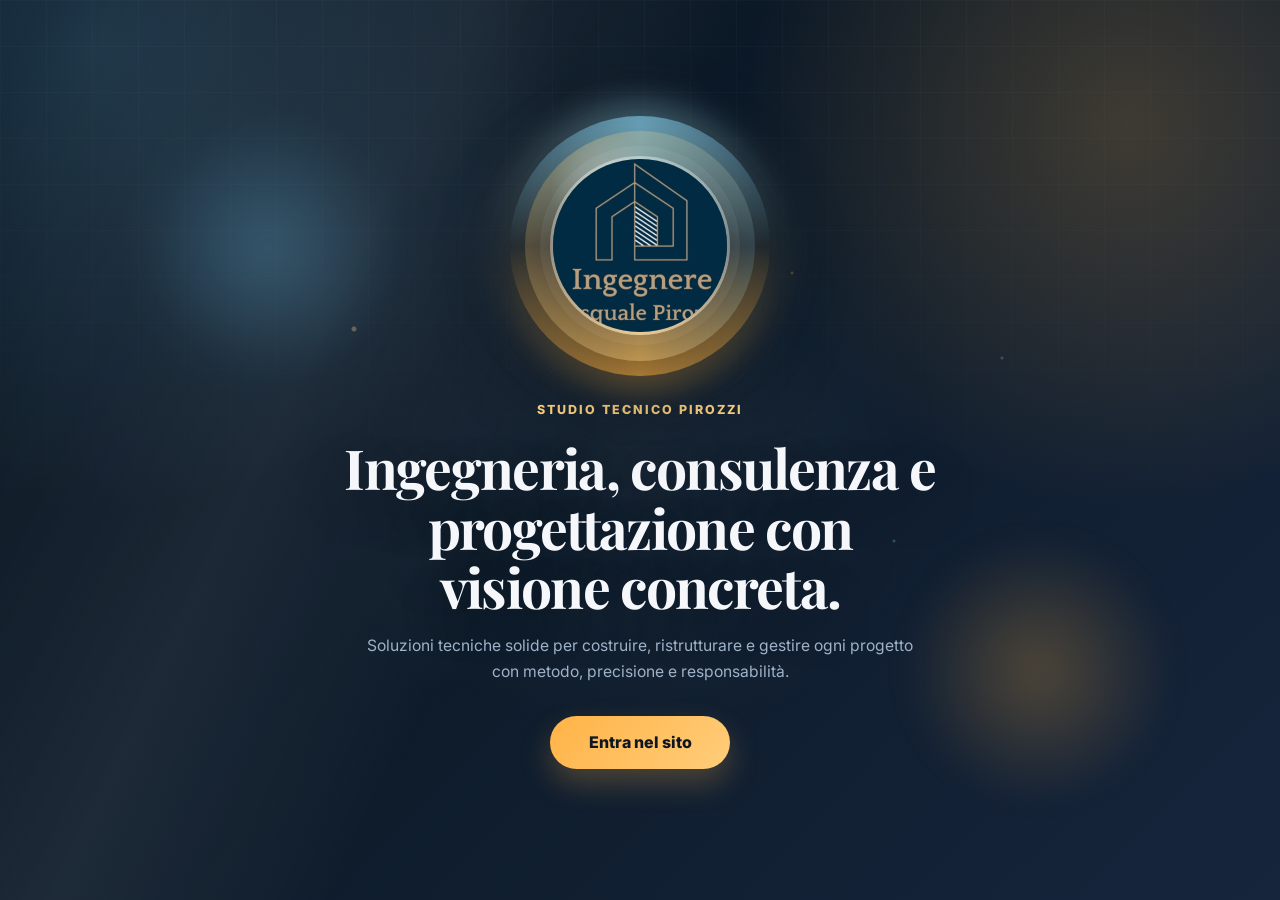
<file: index.html>
<!DOCTYPE html>
<html lang="it">

<head>
    <meta charset="UTF-8" />
    <meta name="viewport" content="width=device-width, initial-scale=1" />

    <title>Studio Tecnico Pirozzi | Benvenuto</title>

    <link rel="icon" type="image/jpeg" href="Assets/logo.jpg">

    <link
        href="https://fonts.googleapis.com/css2?family=Inter:wght@300;400;500;600;700;800&family=Playfair+Display:wght@500;700;800&display=swap"
        rel="stylesheet">
    <link rel="stylesheet" href="style.css">
</head>

<body class="splash-page">
    <main class="splash">
        <div class="splash-orb splash-orb-one"></div>
        <div class="splash-orb splash-orb-two"></div>

        <section class="splash-card" aria-label="Pagina iniziale Studio Tecnico Pirozzi">
            <div class="splash-logo-wrap">
                <img src="Assets/logo.jpg" alt="Logo Studio Tecnico Pirozzi" class="splash-logo">
            </div>

            <span class="splash-kicker">Studio Tecnico Pirozzi</span>
            <h1>Ingegneria, consulenza e progettazione con visione concreta.</h1>
            <p>
                Soluzioni tecniche solide per costruire, ristrutturare e gestire ogni progetto
                con metodo, precisione e responsabilità.
            </p>

            <a href="studio.html" class="btn-primary splash-button">Entra nel sito</a>
        </section>
    </main>
</body>

</html>
</file>
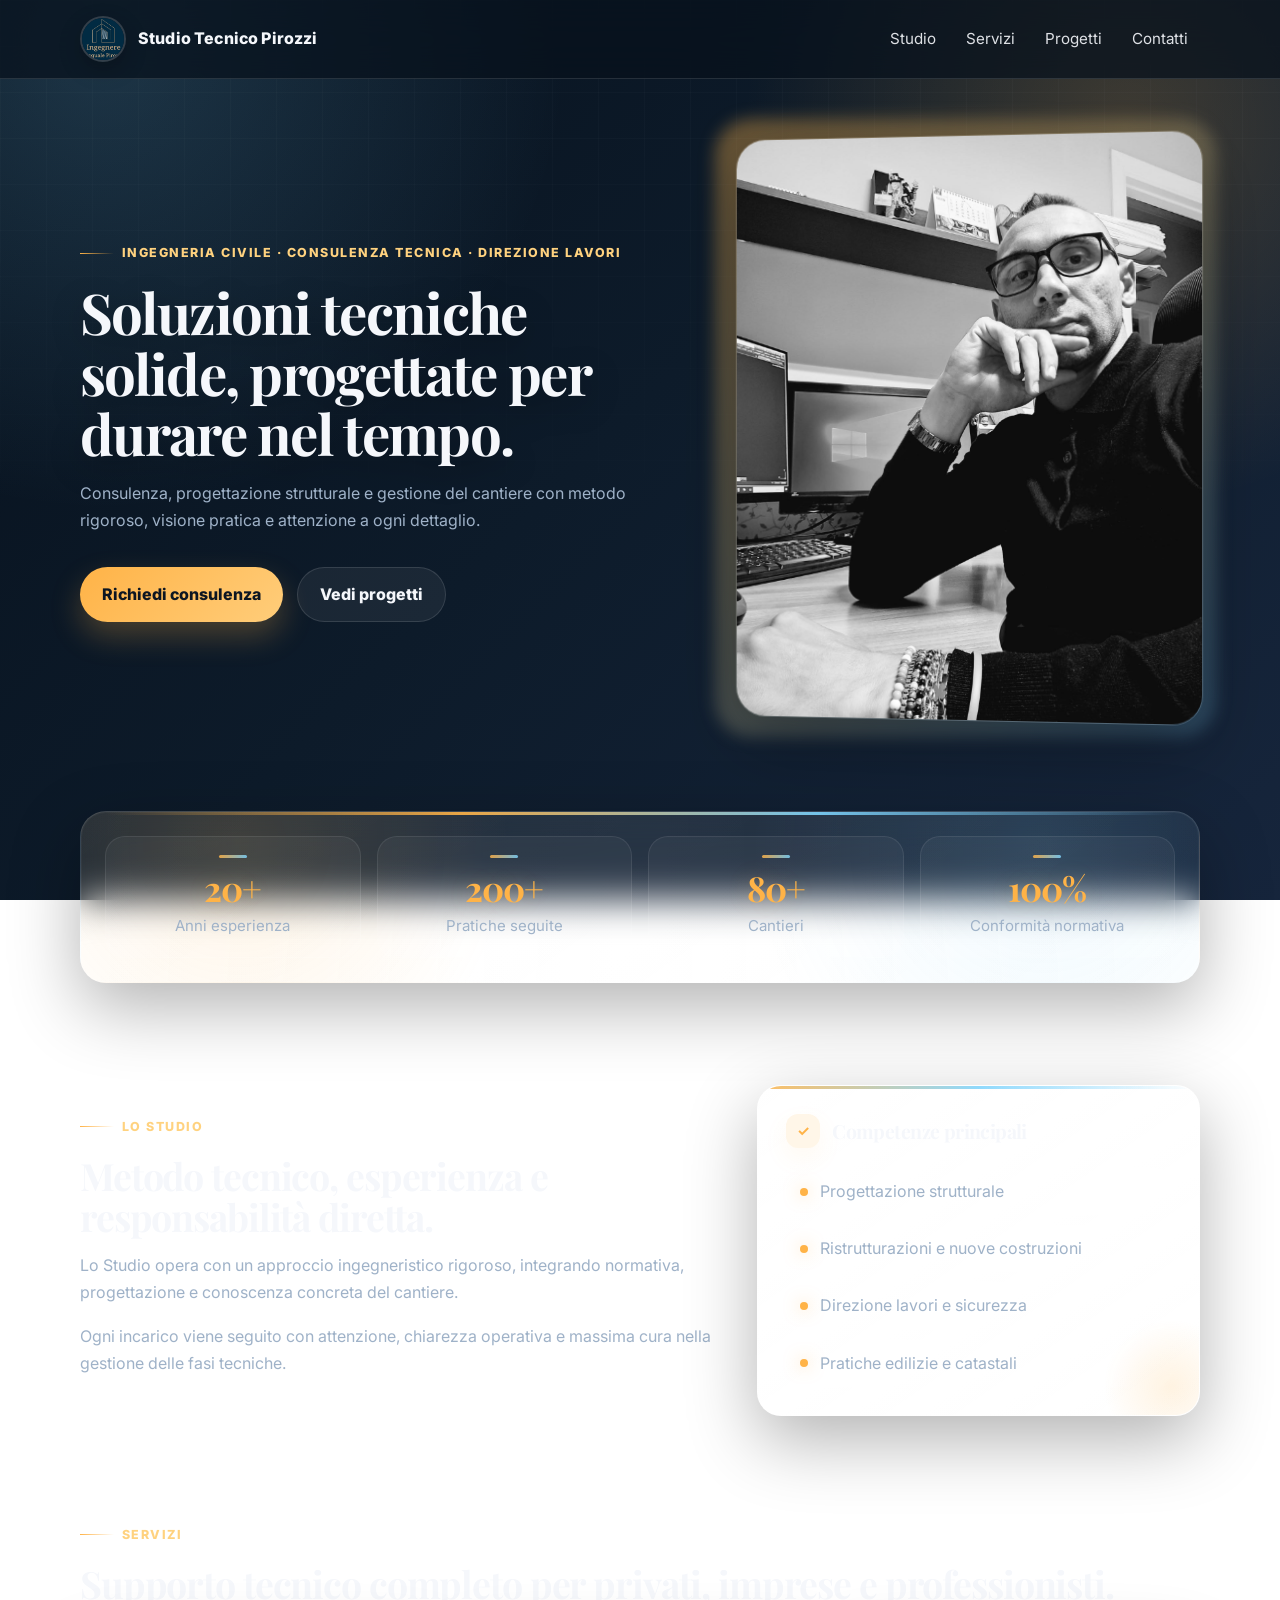
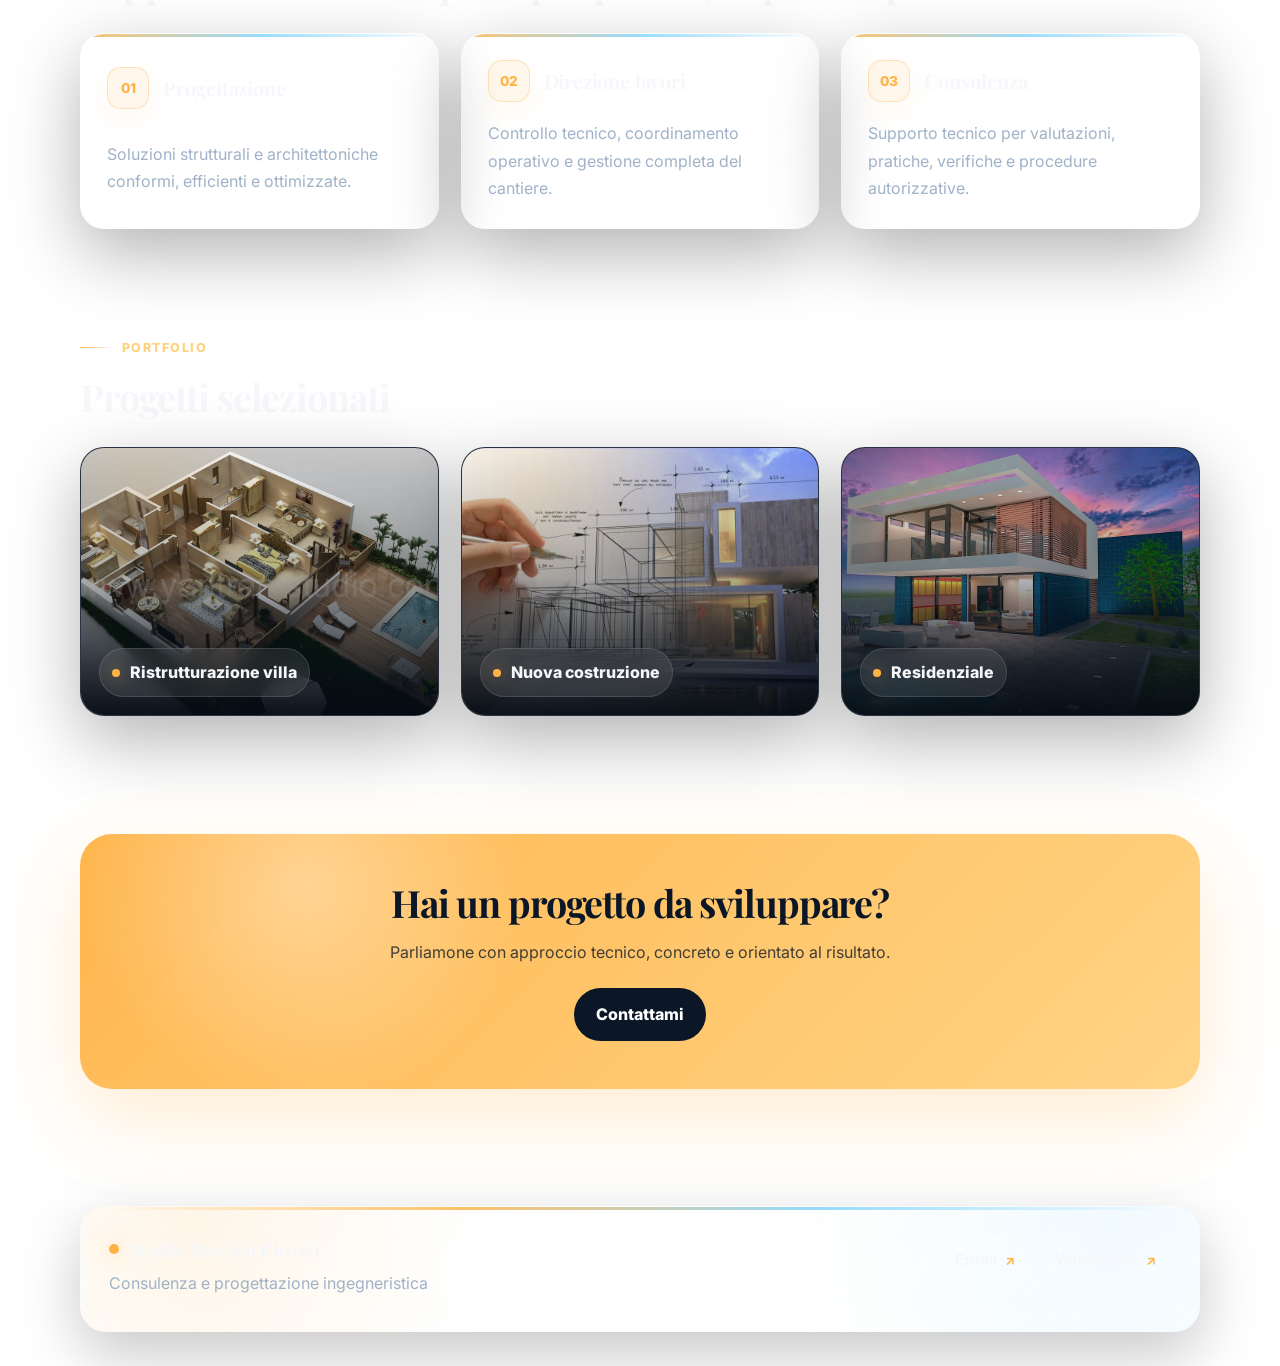
<file: studio.html>
<!DOCTYPE html>
<html lang="it">

<head>
    <meta charset="UTF-8" />
    <meta name="viewport" content="width=device-width, initial-scale=1" />

    <title>Studio Tecnico Pirozzi | Ingegneria e Consulenza</title>

    <link rel="icon" type="image/jpeg" href="Assets/logo.jpg">

    <link
        href="https://fonts.googleapis.com/css2?family=Inter:wght@300;400;500;600;700;800&family=Playfair+Display:wght@500;700;800&display=swap"
        rel="stylesheet">
    <link rel="stylesheet" href="style.css">
    <script src="site.js" defer></script>
</head>

<body>

    <!-- NAV -->
    <header class="nav">
        <div class="container nav-inner">
            <a href="index.html" class="brand" aria-label="Torna alla pagina iniziale">
                <img src="Assets/logo.jpg" alt="Logo Studio Tecnico Pirozzi">
                <span>Studio Tecnico Pirozzi</span>
            </a>

            <button class="nav-toggle" type="button" aria-label="Apri menu" aria-expanded="false"
                aria-controls="mainNav">
                <span></span>
                <span></span>
                <span></span>
            </button>

            <nav id="mainNav" aria-label="Navigazione principale">
                <a href="#chi">Studio</a>
                <a href="#servizi">Servizi</a>
                <a href="#lavori">Progetti</a>
                <a href="#contatti">Contatti</a>
            </nav>
        </div>
    </header>

    <!-- HERO -->
    <section class="hero">
        <div class="container hero-grid">

            <div class="hero-text">
                <span class="eyebrow">Ingegneria civile · Consulenza tecnica · Direzione lavori</span>

                <h1>Soluzioni tecniche solide, progettate per durare nel tempo.</h1>

                <p>
                    Consulenza, progettazione strutturale e gestione del cantiere con metodo rigoroso,
                    visione pratica e attenzione a ogni dettaglio.
                </p>

                <div class="hero-actions">
                    <a href="#contatti" class="btn-primary">Richiedi consulenza</a>
                    <a href="#lavori" class="btn-secondary">Vedi progetti</a>
                </div>
            </div>

            <div class="hero-image">
                <img src="Assets/my Photo.jpg" alt="Studio Tecnico Pirozzi">
            </div>

        </div>
    </section>

    <!-- NUMERI -->
    <section class="stats" aria-label="Numeri dello studio">
        <div class="container stats-grid">

            <div>
                <h2>20+</h2>
                <p>Anni esperienza</p>
            </div>

            <div>
                <h2>200+</h2>
                <p>Pratiche seguite</p>
            </div>

            <div>
                <h2>80+</h2>
                <p>Cantieri</p>
            </div>

            <div>
                <h2>100%</h2>
                <p>Conformità normativa</p>
            </div>

        </div>
    </section>

    <!-- CHI SONO -->
    <section id="chi" class="section">
        <div class="container split">

            <div>
                <span class="section-label">Lo Studio</span>
                <h2>Metodo tecnico, esperienza e responsabilità diretta.</h2>

                <p>
                    Lo Studio opera con un approccio ingegneristico rigoroso,
                    integrando normativa, progettazione e conoscenza concreta del cantiere.
                </p>

                <p>
                    Ogni incarico viene seguito con attenzione, chiarezza operativa e massima cura
                    nella gestione delle fasi tecniche.
                </p>
            </div>

            <div class="box">
                <h3>Competenze principali</h3>
                <ul>
                    <li>Progettazione strutturale</li>
                    <li>Ristrutturazioni e nuove costruzioni</li>
                    <li>Direzione lavori e sicurezza</li>
                    <li>Pratiche edilizie e catastali</li>
                </ul>
            </div>

        </div>
    </section>

    <!-- SERVIZI -->
    <section id="servizi" class="section dark">
        <div class="container">
            <span class="section-label">Servizi</span>
            <h2>Supporto tecnico completo per privati, imprese e professionisti.</h2>

            <div class="grid">

                <div class="card">
                    <span>01</span>
                    <h3>Progettazione</h3>
                    <p>Soluzioni strutturali e architettoniche conformi, efficienti e ottimizzate.</p>
                </div>

                <div class="card">
                    <span>02</span>
                    <h3>Direzione lavori</h3>
                    <p>Controllo tecnico, coordinamento operativo e gestione completa del cantiere.</p>
                </div>

                <div class="card">
                    <span>03</span>
                    <h3>Consulenza</h3>
                    <p>Supporto tecnico per valutazioni, pratiche, verifiche e procedure autorizzative.</p>
                </div>

            </div>
        </div>
    </section>

    <!-- PROGETTI -->
    <section id="lavori" class="section">
        <div class="container">
            <span class="section-label">Portfolio</span>
            <h2>Progetti selezionati</h2>

            <div class="projects">

                <article class="project">
                    <img src="Assets/Foto carousel/1.webp" alt="Ristrutturazione villa">
                    <div>
                        <span>Ristrutturazione villa</span>
                    </div>
                </article>

                <article class="project">
                    <img src="Assets/Foto carousel/2.jpg" alt="Nuova costruzione">
                    <div>
                        <span>Nuova costruzione</span>
                    </div>
                </article>

                <article class="project">
                    <img src="Assets/Foto carousel/3.jpg" alt="Progetto residenziale">
                    <div>
                        <span>Residenziale</span>
                    </div>
                </article>

            </div>
        </div>
    </section>

    <!-- CTA -->
    <section class="cta">
        <div class="container">
            <h2>Hai un progetto da sviluppare?</h2>
            <p>Parliamone con approccio tecnico, concreto e orientato al risultato.</p>
            <a href="tel:3396821431" class="btn-primary">Contattami</a>
        </div>
    </section>

    <!-- CONTATTI -->
    <footer id="contatti">
        <div class="container footer-grid">

            <div>
                <h3>Studio Tecnico Pirozzi</h3>
                <p>Consulenza e progettazione ingegneristica</p>
            </div>

            <div class="footer-contacts">
                <p><a href="mailto:">Email</a></p>
                <p><a
                        href="https://api.whatsapp.com/send?phone=393396821431&text=Salve%2C%20vorrei%20richiedere%20una%20consulenza">
                        WhatsApp
                    </a></p>
            </div>

        </div>
    </footer>

    <button id="btnTop" class="btn-top" aria-label="Torna in alto">↑</button>

</body>

</html>
</file>
<file: style.css>
:root {
    --bg: #07111d;
    --bg-alt: #0d1b2a;
    --surface: rgba(255, 255, 255, 0.06);
    --surface-strong: rgba(255, 255, 255, 0.1);
    --border: rgba(255, 255, 255, 0.12);

    --text: #f5f7fb;
    --text-muted: #9fb2c8;

    --accent: #ffb347;
    --accent-hover: #ffd27f;
    --accent-2: #7dd3fc;

    --shadow: 0 24px 70px rgba(0, 0, 0, 0.3);
}

* {
    box-sizing: border-box;
}

html {
    scroll-behavior: smooth;
}

body {
    margin: 0;
    font-family: Inter, sans-serif;
    background:
        radial-gradient(circle at 8% 5%, rgba(125, 211, 252, 0.18), transparent 32%),
        radial-gradient(circle at 88% 14%, rgba(255, 179, 71, 0.2), transparent 28%),
        linear-gradient(135deg, var(--bg), var(--bg-alt) 48%, #16253c);
    background-repeat: no-repeat;
    background-size: cover;
    background-attachment: fixed;
    color: var(--text);
    line-height: 1.7;
    overflow-x: hidden;
}

body::before {
    content: "";
    position: fixed;
    inset: 0;
    pointer-events: none;
    background-image:
        linear-gradient(rgba(255, 255, 255, 0.025) 1px, transparent 1px),
        linear-gradient(90deg, rgba(255, 255, 255, 0.025) 1px, transparent 1px);
    background-size: 46px 46px;
    mask-image: linear-gradient(to bottom, black, transparent 70%);
}

img {
    max-width: 100%;
    display: block;
}

::selection {
    background: rgba(255, 179, 71, 0.35);
    color: var(--text);
}

.container {
    width: min(1120px, 92%);
    margin: auto;
}

h1,
h2,
h3 {
    font-family: "Playfair Display", serif;
    color: var(--text);
    margin: 0 0 16px;
    line-height: 1.08;
    letter-spacing: -0.03em;
}

h1 {
    font-size: clamp(2.05rem, 4.4vw, 3.7rem);
}

h2 {
    font-size: clamp(1.65rem, 3vw, 2.35rem);
}

h3 {
    font-size: 1.22rem;
}

p {
    color: var(--text-muted);
    margin: 0 0 1rem;
}

a {
    transition: all 0.25s ease;
}

.splash-page {
    min-height: 100vh;
    overflow: hidden;
}

.splash {
    position: relative;
    min-height: 100vh;
    display: grid;
    place-items: center;
    padding: 32px;
    isolation: isolate;
}

.splash::before {
    content: "";
    position: absolute;
    inset: 0;
    background:
        linear-gradient(115deg, transparent 0%, rgba(255, 255, 255, 0.08) 28%, transparent 46%),
        radial-gradient(circle at center, rgba(255, 255, 255, 0.06), transparent 42%);
    opacity: 0.9;
    pointer-events: none;
    animation: lightSweep 6s ease-in-out infinite;
}

.splash::after {
    content: "";
    position: absolute;
    inset: 12%;
    z-index: -1;
    background-image:
        radial-gradient(circle, rgba(255, 210, 127, 0.55) 0 2px, transparent 3px),
        radial-gradient(circle, rgba(125, 211, 252, 0.45) 0 1px, transparent 2px),
        radial-gradient(circle, rgba(255, 255, 255, 0.42) 0 1px, transparent 2px),
        radial-gradient(circle, rgba(255, 179, 71, 0.38) 0 1px, transparent 2px),
        radial-gradient(circle, rgba(125, 211, 252, 0.35) 0 2px, transparent 3px),
        radial-gradient(circle, rgba(255, 255, 255, 0.3) 0 1px, transparent 2px);
    background-position: 12% 24%, 82% 68%, 30% 78%, 68% 18%, 48% 42%, 92% 34%;
    background-size: 220px 220px, 180px 180px, 150px 150px, 130px 130px, 190px 190px, 110px 110px;
    background-repeat: no-repeat;
    opacity: 0.58;
    filter: blur(0.2px);
    animation: particlesDrift 14s linear infinite;
}

.splash-orb {
    position: absolute;
    width: 280px;
    height: 280px;
    border-radius: 50%;
    filter: blur(18px);
    opacity: 0.55;
    animation: floatOrb 7s ease-in-out infinite;
}

.splash-orb-one {
    top: 12%;
    left: 10%;
    background: radial-gradient(circle, rgba(125, 211, 252, 0.45), transparent 68%);
}

.splash-orb-two {
    right: 8%;
    bottom: 10%;
    background: radial-gradient(circle, rgba(255, 179, 71, 0.48), transparent 68%);
    animation-delay: -2.5s;
}

.splash-card {
    position: relative;
    z-index: 1;
    width: min(720px, 100%);
    padding: clamp(34px, 6vw, 64px);
    text-align: center;
    border: 0;
    border-radius: 0;
    background: transparent;
    box-shadow: none;
    backdrop-filter: none;
    animation: splashReveal 0.8s ease both;
}

.splash-logo-wrap {
    position: relative;
    width: clamp(172px, 20vw, 230px);
    height: clamp(172px, 20vw, 230px);
    display: grid;
    place-items: center;
    margin: 0 auto 34px;
    border-radius: 50%;
    background:
        radial-gradient(circle at 35% 25%, rgba(255, 255, 255, 0.35), transparent 24%),
        linear-gradient(135deg, rgba(255, 179, 71, 0.35), rgba(125, 211, 252, 0.2));
    box-shadow:
        0 34px 90px rgba(0, 0, 0, 0.36),
        0 0 72px rgba(255, 179, 71, 0.22),
        0 0 105px rgba(125, 211, 252, 0.12);
    animation: logoFloat 4.5s ease-in-out infinite;
}

.splash-logo-wrap::before,
.splash-logo-wrap::after {
    content: "";
    position: absolute;
    inset: -15px;
    border-radius: 50%;
    background: conic-gradient(from 90deg, transparent, rgba(255, 179, 71, 0.85), transparent, rgba(125, 211, 252, 0.65), transparent);
    z-index: -1;
    animation: rotateRing 8s linear infinite;
}

.splash-logo-wrap::after {
    inset: -28px;
    opacity: 0.45;
    filter: blur(14px);
    animation-duration: 11s;
    animation-direction: reverse;
}

.splash-logo {
    width: 78%;
    height: 78%;
    object-fit: cover;
    border-radius: 50%;
    border: 3px solid rgba(255, 255, 255, 0.36);
    box-shadow: 0 0 0 10px rgba(255, 255, 255, 0.055), 0 22px 55px rgba(0, 0, 0, 0.35);
}

.splash-kicker {
    display: inline-flex;
    margin-bottom: 18px;
    color: var(--accent-hover);
    font-size: 0.78rem;
    font-weight: 800;
    letter-spacing: 0.16em;
    text-transform: uppercase;
}

.splash-card h1 {
    max-width: 640px;
    margin-inline: auto;
    font-size: clamp(1.95rem, 4.4vw, 3.45rem);
    text-shadow: 0 18px 52px rgba(0, 0, 0, 0.32);
}

.splash-card p {
    max-width: 560px;
    margin: 0 auto 30px;
    font-size: 0.98rem;
}

.splash-button {
    min-width: 180px;
    animation: buttonPulse 2.4s ease-in-out infinite;
}

@keyframes splashReveal {
    from {
        opacity: 0;
        transform: translateY(18px) scale(0.98);
    }

    to {
        opacity: 1;
        transform: translateY(0) scale(1);
    }
}

@keyframes floatOrb {
    0%,
    100% {
        transform: translate3d(0, 0, 0) scale(1);
    }

    50% {
        transform: translate3d(18px, -22px, 0) scale(1.08);
    }
}

.nav {
    position: fixed;
    top: 0;
    width: 100%;
    z-index: 1000;
    background: rgba(7, 17, 29, 0.72);
    backdrop-filter: blur(20px);
    border-bottom: 1px solid var(--border);
}

.nav-inner {
    display: flex;
    justify-content: space-between;
    align-items: center;
    padding: 16px 0;
}

.brand {
    display: flex;
    align-items: center;
    gap: 12px;
    color: var(--text);
    text-decoration: none;
    font-weight: 800;
    letter-spacing: 0.01em;
}

.brand img {
    width: 46px;
    height: 46px;
    border-radius: 50%;
    border: 2px solid rgba(255, 255, 255, 0.16);
    object-fit: cover;
    box-shadow: 0 8px 22px rgba(0, 0, 0, 0.24);
}

nav {
    display: flex;
    align-items: center;
    gap: 6px;
}

nav a {
    color: var(--text);
    text-decoration: none;
    padding: 8px 12px;
    border-radius: 999px;
    font-size: 0.95rem;
    opacity: 0.9;
}

nav a:hover {
    background: rgba(255, 255, 255, 0.08);
    color: var(--accent-hover);
    opacity: 1;
}

.nav-toggle {
    display: none;
    width: 46px;
    height: 46px;
    border: 1px solid var(--border);
    border-radius: 14px;
    background: rgba(255, 255, 255, 0.06);
    cursor: pointer;
    padding: 11px;
}

.nav-toggle span {
    display: block;
    width: 100%;
    height: 2px;
    margin: 5px 0;
    border-radius: 999px;
    background: var(--text);
    transition: transform 0.25s ease, opacity 0.25s ease;
}

.nav-toggle.is-open span:nth-child(1) {
    transform: translateY(7px) rotate(45deg);
}

.nav-toggle.is-open span:nth-child(2) {
    opacity: 0;
}

.nav-toggle.is-open span:nth-child(3) {
    transform: translateY(-7px) rotate(-45deg);
}

.hero {
    padding: 135px 0 72px;
    position: relative;
}

.hero-grid {
    display: grid;
    grid-template-columns: 1.12fr 0.88fr;
    gap: 54px;
    align-items: center;
}

.hero-text {
    position: relative;
    z-index: 2;
}

.eyebrow,
.section-label {
    display: inline-flex;
    align-items: center;
    gap: 8px;
    margin-bottom: 18px;
    color: var(--accent-hover);
    font-size: 0.78rem;
    font-weight: 800;
    letter-spacing: 0.12em;
    text-transform: uppercase;
}

.eyebrow::before,
.section-label::before {
    content: "";
    width: 34px;
    height: 1px;
    background: linear-gradient(90deg, var(--accent), transparent);
}

.hero-text h1 {
    max-width: 700px;
    text-shadow: 0 10px 34px rgba(0, 0, 0, 0.32);
}

.hero-text p {
    max-width: 580px;
    margin-bottom: 2rem;
    color: var(--text-muted);
    font-size: 1rem;
}

.hero-actions {
    display: flex;
    gap: 14px;
    flex-wrap: wrap;
}

.btn-primary,
.btn-secondary {
    display: inline-flex;
    align-items: center;
    justify-content: center;
    min-height: 48px;
    padding: 13px 22px;
    border-radius: 999px;
    font-weight: 800;
    text-decoration: none;
}

.btn-primary {
    background: linear-gradient(135deg, var(--accent), #ffcd7a);
    color: #0d1622;
    box-shadow: 0 14px 30px rgba(255, 179, 71, 0.25);
}

.btn-primary:hover {
    transform: translateY(-2px);
    box-shadow: 0 18px 40px rgba(255, 179, 71, 0.38);
}

.btn-secondary {
    color: var(--text);
    background: rgba(255, 255, 255, 0.06);
    border: 1px solid var(--border);
}

.btn-secondary:hover {
    transform: translateY(-2px);
    background: rgba(255, 255, 255, 0.14);
}

.hero-image {
    position: relative;
}

.hero-image::before {
    content: "";
    position: absolute;
    inset: -16px;
    z-index: -1;
    border-radius: 36px;
    background: linear-gradient(135deg, rgba(255, 179, 71, 0.38), rgba(125, 211, 252, 0.22));
    filter: blur(8px);
}

.hero-image img {
    width: 100%;
    aspect-ratio: 4 / 5;
    object-fit: cover;
    border-radius: 30px;
    border: 1px solid rgba(255, 255, 255, 0.16);
    box-shadow: var(--shadow);
    transform: perspective(1200px) rotateY(-5deg);
}

.stats {
    padding: 18px 0 52px;
}

.stats-grid {
    position: relative;
    overflow: hidden;
    display: grid;
    grid-template-columns: repeat(4, 1fr);
    gap: 16px;
    padding: 24px;
    text-align: center;
    background:
        radial-gradient(circle at 14% 18%, rgba(255, 179, 71, 0.14), transparent 28%),
        radial-gradient(circle at 86% 20%, rgba(125, 211, 252, 0.12), transparent 30%),
        linear-gradient(145deg, rgba(255, 255, 255, 0.075), rgba(255, 255, 255, 0.03));
    backdrop-filter: blur(18px);
    border: 1px solid var(--border);
    border-radius: 26px;
    box-shadow: var(--shadow), 0 0 0 1px rgba(255, 255, 255, 0.035) inset;
}

.stats-grid::before {
    content: "";
    position: absolute;
    inset: 0;
    background: linear-gradient(90deg, transparent, rgba(255, 255, 255, 0.08), transparent);
    opacity: 0.55;
    pointer-events: none;
}

.stats-grid::after {
    content: "";
    position: absolute;
    left: 24px;
    right: 24px;
    top: 0;
    height: 3px;
    background: linear-gradient(90deg, transparent, var(--accent), var(--accent-2), transparent);
    opacity: 0.9;
}

.stats-grid > div {
    position: relative;
    z-index: 1;
    padding: 18px 14px;
    border: 1px solid rgba(255, 255, 255, 0.08);
    border-radius: 20px;
    background: rgba(255, 255, 255, 0.045);
    transition: transform 0.3s ease, background 0.3s ease, border-color 0.3s ease;
}

.stats-grid > div::before {
    content: "";
    display: block;
    width: 28px;
    height: 3px;
    margin: 0 auto 12px;
    border-radius: 999px;
    background: linear-gradient(90deg, var(--accent), var(--accent-2));
    opacity: 0.85;
}

.stats-grid > div:hover {
    transform: translateY(-4px);
    border-color: rgba(255, 179, 71, 0.38);
    background: rgba(255, 255, 255, 0.075);
}

.stats h2 {
    color: var(--accent);
    font-size: clamp(1.5rem, 2.8vw, 2.15rem);
    margin-bottom: 6px;
    text-shadow: 0 0 24px rgba(255, 179, 71, 0.18);
}

.stats p {
    margin: 0;
    font-size: 0.94rem;
}

.section {
    padding: 50px 0;
    position: relative;
}

.section.dark {
    background: transparent;
    border: 0;
}

.split {
    display: grid;
    grid-template-columns: 1.18fr 0.82fr;
    gap: 40px;
    align-items: center;
}

.box,
.card {
    background: linear-gradient(145deg, rgba(255, 255, 255, 0.085), rgba(255, 255, 255, 0.035));
    border: 1px solid var(--border);
    border-radius: 24px;
    box-shadow: var(--shadow);
}

.box {
    position: relative;
    overflow: hidden;
    padding: 28px;
}

.box::before {
    content: "";
    position: absolute;
    top: 0;
    left: 0;
    width: 100%;
    height: 3px;
    background: linear-gradient(90deg, var(--accent), var(--accent-2), transparent);
    opacity: 0.85;
}

.box::after {
    content: "";
    position: absolute;
    right: -42px;
    bottom: -42px;
    width: 140px;
    height: 140px;
    border-radius: 50%;
    background: radial-gradient(circle, rgba(255, 179, 71, 0.16), transparent 68%);
    pointer-events: none;
}

.box h3 {
    display: flex;
    align-items: center;
    gap: 12px;
    margin-bottom: 20px;
}

.box h3::before {
    content: "✓";
    display: inline-flex;
    align-items: center;
    justify-content: center;
    width: 34px;
    height: 34px;
    border-radius: 12px;
    background: rgba(255, 179, 71, 0.12);
    color: var(--accent);
    font-family: Inter, sans-serif;
    font-size: 0.9rem;
    box-shadow: 0 10px 24px rgba(255, 179, 71, 0.08);
}

.box ul {
    position: relative;
    z-index: 1;
    display: grid;
    gap: 10px;
    padding-left: 0;
    margin: 0;
    color: var(--text-muted);
    list-style: none;
}

.box li {
    position: relative;
    padding: 10px 12px 10px 34px;
    margin-bottom: 0;
    border-radius: 14px;
    background: rgba(255, 255, 255, 0.035);
}

.box li::before {
    content: "";
    position: absolute;
    left: 14px;
    top: 50%;
    width: 8px;
    height: 8px;
    border-radius: 50%;
    background: var(--accent);
    box-shadow: 0 0 16px rgba(255, 179, 71, 0.5);
    transform: translateY(-50%);
}

.grid {
    display: grid;
    grid-template-columns: repeat(3, 1fr);
    gap: 22px;
    margin-top: 30px;
}

.card {
    display: grid;
    grid-template-columns: auto 1fr;
    align-items: center;
    column-gap: 14px;
    position: relative;
    overflow: hidden;
    padding: 26px;
    transition: transform 0.3s ease, border-color 0.3s ease, box-shadow 0.3s ease;
}

.card::before {
    content: "";
    position: absolute;
    top: 0;
    left: 0;
    width: 100%;
    height: 3px;
    background: linear-gradient(90deg, var(--accent), var(--accent-2), transparent);
    opacity: 0.8;
}

.card > span {
    display: inline-flex;
    align-items: center;
    justify-content: center;
    width: 42px;
    height: 42px;
    border: 1px solid rgba(255, 179, 71, 0.32);
    border-radius: 14px;
    background: rgba(255, 179, 71, 0.1);
    color: var(--accent);
    font-weight: 800;
    font-size: 0.85rem;
    box-shadow: 0 10px 24px rgba(255, 179, 71, 0.08);
}

.card h3 {
    margin: 0;
    letter-spacing: -0.01em;
}

.card p {
    grid-column: 1 / -1;
    margin-top: 18px;
    margin-bottom: 0;
}

.card:hover {
    transform: translateY(-7px);
    border-color: rgba(255, 179, 71, 0.58);
    box-shadow: 0 28px 68px rgba(0, 0, 0, 0.35);
}

.projects {
    display: grid;
    grid-template-columns: repeat(3, 1fr);
    gap: 22px;
    margin-top: 30px;
}

.project {
    position: relative;
    overflow: hidden;
    border-radius: 24px;
    border: 1px solid var(--border);
    box-shadow: var(--shadow);
    background: #0b1727;
    isolation: isolate;
    transition: transform 0.3s ease, border-color 0.3s ease, box-shadow 0.3s ease;
}

.project::before {
    content: "";
    position: absolute;
    inset: 0;
    z-index: 1;
    background:
        linear-gradient(180deg, rgba(7, 17, 29, 0.04), rgba(7, 17, 29, 0.72)),
        radial-gradient(circle at 18% 18%, rgba(255, 179, 71, 0.22), transparent 36%);
    opacity: 0.82;
    pointer-events: none;
    transition: opacity 0.3s ease;
}

.project::after {
    content: "↗";
    position: absolute;
    top: 16px;
    right: 16px;
    z-index: 3;
    display: inline-flex;
    align-items: center;
    justify-content: center;
    width: 40px;
    height: 40px;
    border: 1px solid rgba(255, 255, 255, 0.18);
    border-radius: 50%;
    background: rgba(255, 255, 255, 0.1);
    color: var(--text);
    font-weight: 800;
    backdrop-filter: blur(12px);
    transform: translate(8px, -8px);
    opacity: 0;
    transition: opacity 0.3s ease, transform 0.3s ease, background 0.3s ease;
}

.project img {
    width: 100%;
    aspect-ratio: 4 / 3;
    object-fit: cover;
    transition: transform 0.45s ease, filter 0.3s ease;
}

.project:hover {
    transform: translateY(-7px);
    border-color: rgba(255, 179, 71, 0.48);
    box-shadow: 0 30px 75px rgba(0, 0, 0, 0.38);
}

.project:hover::before {
    opacity: 0.96;
}

.project:hover::after {
    opacity: 1;
    transform: translate(0, 0);
    background: rgba(255, 179, 71, 0.18);
}

.project:hover img {
    transform: scale(1.08);
    filter: saturate(1.12) contrast(1.03);
}

.project div {
    position: absolute;
    inset: auto 0 0 0;
    z-index: 2;
    padding: 70px 18px 18px;
    background: linear-gradient(180deg, transparent, rgba(5, 11, 19, 0.92));
    color: var(--text);
}

.project span {
    display: inline-flex;
    align-items: center;
    gap: 10px;
    padding: 10px 12px;
    border: 1px solid rgba(255, 255, 255, 0.12);
    border-radius: 999px;
    background: rgba(255, 255, 255, 0.09);
    backdrop-filter: blur(12px);
    font-weight: 800;
}

.project span::before {
    content: "";
    width: 8px;
    height: 8px;
    border-radius: 50%;
    background: var(--accent);
    box-shadow: 0 0 16px rgba(255, 179, 71, 0.5);
}

.cta {
    padding: 68px 0;
    text-align: center;
}

.cta .container {
    background:
        radial-gradient(circle at 20% 20%, rgba(255, 255, 255, 0.35), transparent 24%),
        linear-gradient(135deg, rgba(255, 179, 71, 0.96), rgba(255, 210, 127, 0.95));
    color: #0b1727;
    border-radius: 32px;
    padding: 48px 26px;
    box-shadow: 0 28px 80px rgba(255, 179, 71, 0.25);
}

.cta h2 {
    color: #0b1727;
}

.cta p {
    color: rgba(11, 23, 39, 0.78);
    margin-bottom: 22px;
}

.cta .btn-primary {
    background: #0b1727;
    color: #fff;
    box-shadow: none;
}

.cta .btn-primary:hover {
    background: #13253d;
}

footer {
    padding: 48px 0 34px;
    border-top: 1px solid var(--border);
    background: linear-gradient(180deg, transparent, rgba(255, 255, 255, 0.025));
}

.footer-grid {
    position: relative;
    overflow: hidden;
    display: flex;
    justify-content: space-between;
    gap: 24px;
    align-items: flex-start;
    padding: 28px;
    border: 1px solid var(--border);
    border-radius: 26px;
    background:
        radial-gradient(circle at 10% 15%, rgba(255, 179, 71, 0.12), transparent 28%),
        radial-gradient(circle at 92% 18%, rgba(125, 211, 252, 0.1), transparent 30%),
        linear-gradient(145deg, rgba(255, 255, 255, 0.065), rgba(255, 255, 255, 0.025));
    box-shadow: 0 22px 60px rgba(0, 0, 0, 0.22);
    backdrop-filter: blur(16px);
}

.footer-grid::before {
    content: "";
    position: absolute;
    top: 0;
    left: 28px;
    right: 28px;
    height: 3px;
    background: linear-gradient(90deg, transparent, var(--accent), var(--accent-2), transparent);
    opacity: 0.82;
}

.footer-grid h3 {
    display: inline-flex;
    align-items: center;
    gap: 10px;
    margin-bottom: 10px;
}

.footer-grid h3::before {
    content: "";
    width: 10px;
    height: 10px;
    border-radius: 50%;
    background: var(--accent);
    box-shadow: 0 0 18px rgba(255, 179, 71, 0.55);
}

.footer-grid p {
    margin: 0 0 6px;
}

.footer-contacts {
    display: flex;
    gap: 10px;
    flex-wrap: wrap;
    justify-content: flex-end;
    text-align: right;
}

.footer-contacts p {
    margin: 0;
}

.footer-contacts a {
    display: inline-flex;
    align-items: center;
    gap: 8px;
    min-height: 42px;
    padding: 10px 14px;
    border: 1px solid rgba(255, 255, 255, 0.1);
    border-radius: 999px;
    background: rgba(255, 255, 255, 0.045);
    color: var(--text);
    text-decoration: none;
    font-weight: 700;
}

.footer-contacts a::after {
    content: "↗";
    color: var(--accent);
    font-size: 0.82rem;
    transition: transform 0.25s ease;
}

.footer-contacts a:hover {
    color: var(--accent-hover);
    border-color: rgba(255, 179, 71, 0.38);
    background: rgba(255, 179, 71, 0.1);
    transform: translateY(-2px);
}

.footer-contacts a:hover::after {
    transform: translate(2px, -2px);
}

.btn-top {
    position: fixed;
    right: 24px;
    bottom: 24px;
    width: 52px;
    height: 52px;
    border: none;
    border-radius: 50%;
    background: linear-gradient(135deg, var(--accent), #ffcd7a);
    color: #0d1622;
    font-size: 22px;
    font-weight: 800;
    cursor: pointer;
    box-shadow: 0 14px 32px rgba(255, 179, 71, 0.28);
    z-index: 1100;
    display: none;
}

.btn-top:hover {
    transform: translateY(-3px);
}

@media (max-width: 960px) {
    .hero-grid,
    .split,
    .grid,
    .projects,
    .stats-grid {
        grid-template-columns: 1fr;
    }

    .hero {
        padding-top: 120px;
    }

    .hero-image img {
        max-width: 500px;
        margin: 0 auto;
        transform: none;
    }

    .stats-grid {
        padding: 18px;
    }
}

@media (max-width: 760px) {
    html {
        background: var(--bg);
    }

    body {
        background: var(--bg);
        background-attachment: scroll;
        background-repeat: no-repeat;
        background-size: 100% 100%;
        background-position: center top;
    }

    .splash {
        overflow: hidden;
    }

    .splash::before {
        background-size: 180% 100%, cover;
        background-repeat: no-repeat;
    }

    .splash::after {
        inset: 6%;
        background-size: 170px 170px, 140px 140px, 120px 120px, 105px 105px, 145px 145px, 95px 95px;
        background-repeat: no-repeat;
    }

    .splash-logo {
        width: 84%;
        height: 84%;
    }

    .nav-inner {
        position: relative;
        flex-direction: row;
        gap: 14px;
    }

    .brand span {
        font-size: 0.95rem;
    }

    .nav-toggle {
        display: block;
        margin-left: auto;
    }

    nav {
        position: absolute;
        top: calc(100% + 12px);
        left: 0;
        right: 0;
        display: grid;
        gap: 8px;
        padding: 14px;
        border: 1px solid var(--border);
        border-radius: 20px;
        background: rgba(7, 17, 29, 0.96);
        box-shadow: var(--shadow);
        backdrop-filter: blur(18px);
        opacity: 0;
        pointer-events: none;
        transform: translateY(-8px);
        transition: opacity 0.25s ease, transform 0.25s ease;
    }

    nav.is-open {
        opacity: 1;
        pointer-events: auto;
        transform: translateY(0);
    }

    nav a {
        padding: 12px 14px;
        font-size: 0.95rem;
        background: rgba(255, 255, 255, 0.04);
    }

    .hero {
        padding-top: 104px;
        padding-bottom: 38px;
    }

    .hero-image {
        order: -1;
    }

    .stats {
        padding: 12px 0 34px;
    }

    .section {
        padding: 0 0 34px 0;
    }

    .grid,
    .projects {
        margin-top: 22px;
    }

    .cta {
        padding: 46px 0;
    }

    .cta .container {
        padding: 36px 22px;
    }

    footer {
        padding: 36px 0 28px;
    }

    .hero-actions {
        flex-direction: column;
        align-items: stretch;
    }

    .footer-grid,
    .footer-contacts {
        flex-direction: column;
        text-align: left;
    }

    .footer-contacts {
        align-items: flex-start;
    }

    .footer-contacts a {
        width: 150px;
        justify-content: space-between;
    }

    .btn-top {
        right: 16px;
        bottom: 16px;
    }
}

@keyframes logoFloat {
    0%,
    100% {
        transform: translateY(0) scale(1);
    }

    50% {
        transform: translateY(-10px) scale(1.035);
    }
}

@keyframes rotateRing {
    to {
        transform: rotate(360deg);
    }
}

@keyframes softGlow {
    0%,
    100% {
        opacity: 0.52;
        transform: scale(0.98);
    }

    50% {
        opacity: 0.9;
        transform: scale(1.08);
    }
}

@keyframes lightSweep {
    0%,
    100% {
        transform: translateX(-8%) skewX(-8deg);
        opacity: 0.45;
    }

    50% {
        transform: translateX(8%) skewX(-8deg);
        opacity: 0.95;
    }
}

@keyframes particlesDrift {
    to {
        background-position: 12% -196px, 82% -112px, 30% -72px, 68% -140px, 48% -96px, 92% -62px;
    }
}

@keyframes buttonPulse {
    0%,
    100% {
        box-shadow: 0 14px 30px rgba(255, 179, 71, 0.25);
    }

    50% {
        box-shadow: 0 18px 44px rgba(255, 179, 71, 0.46), 0 0 26px rgba(255, 179, 71, 0.22);
    }
}
</file>
